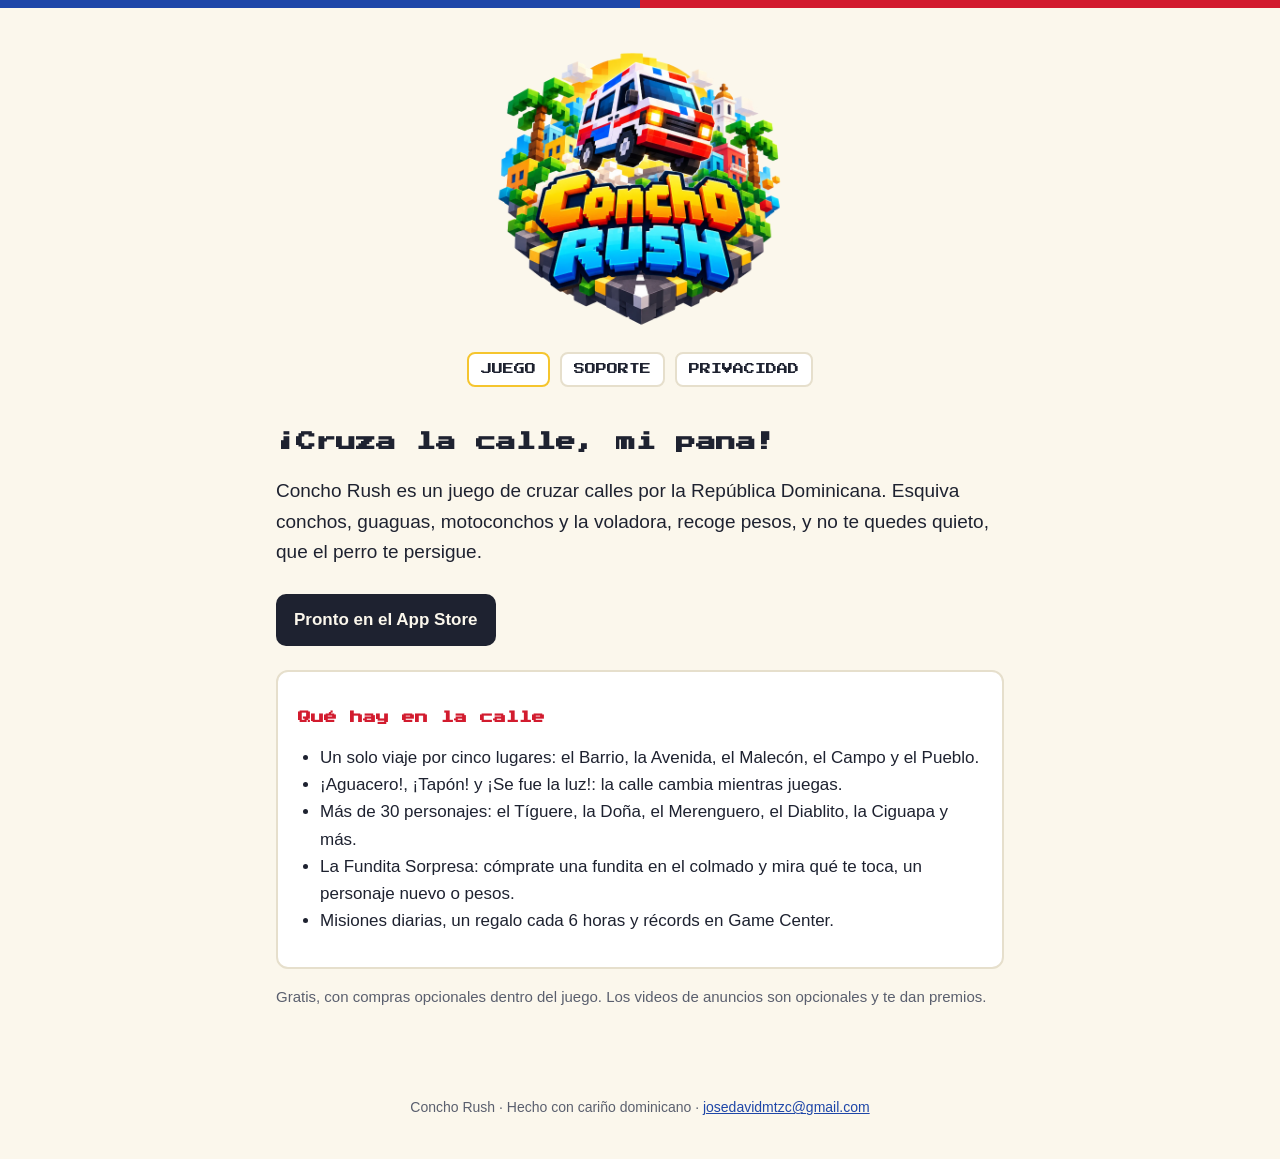
<file: index.html>
<!doctype html>
<html lang="es">
<head>
<meta charset="utf-8">
<meta name="viewport" content="width=device-width, initial-scale=1">
<title>Concho Rush</title>
<meta http-equiv="refresh" content="0; url=conchorush/">
<link rel="canonical" href="conchorush/">
</head>
<body style="background:#fbf7ec;font-family:sans-serif;padding:16px"><a href="conchorush/">Concho Rush</a></body>
</html>
</file>
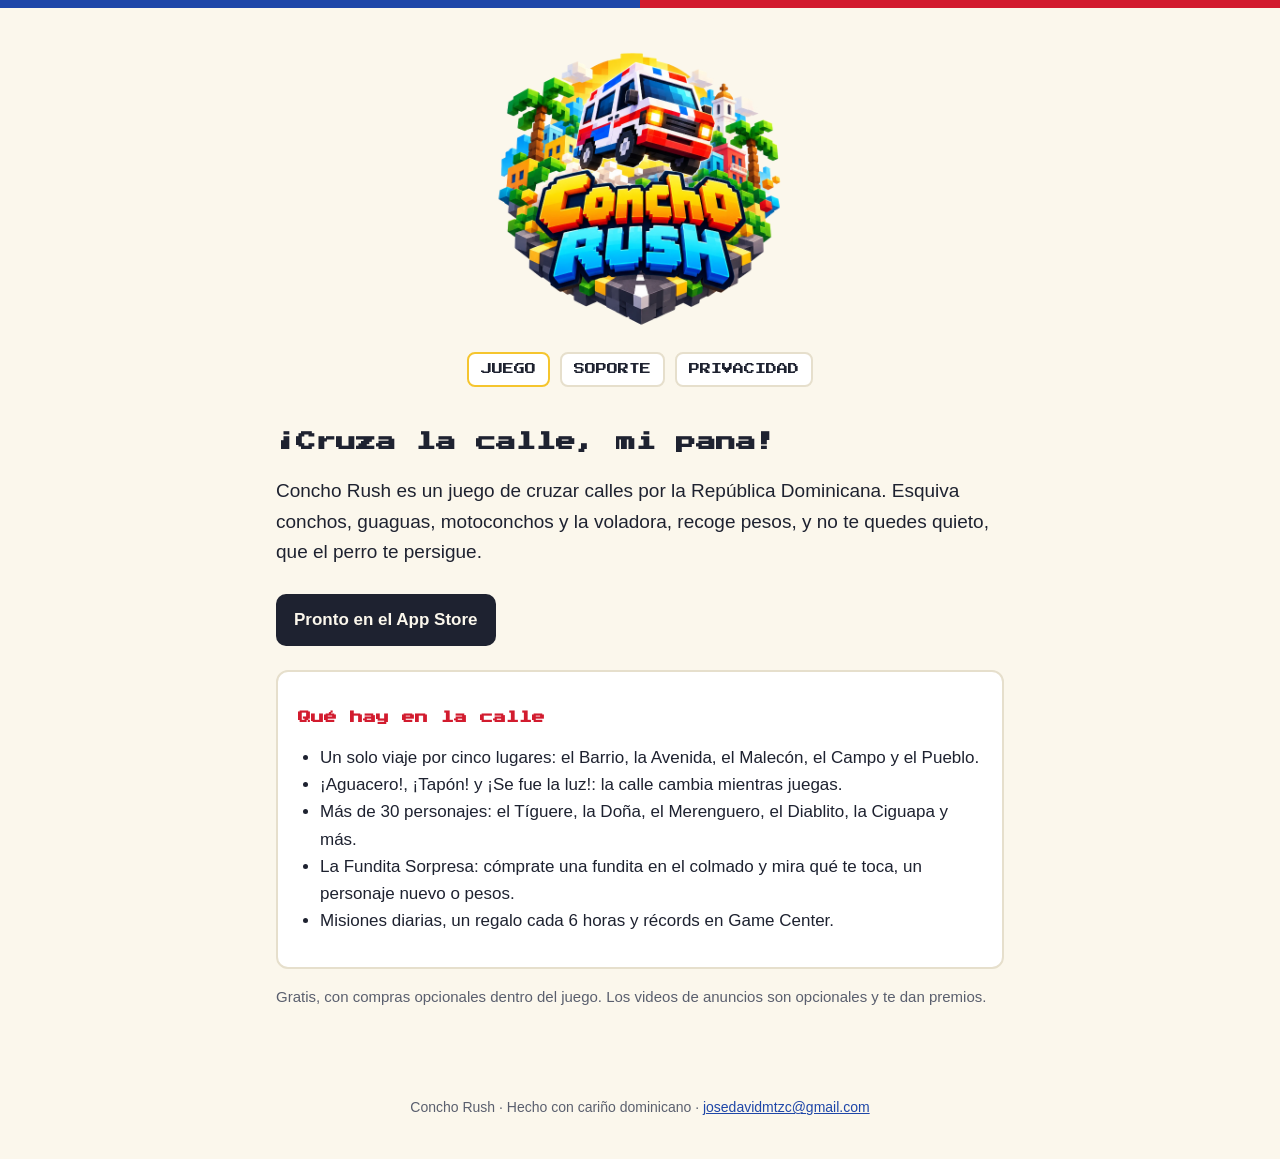
<file: conchorush/index.html>
<!doctype html>
<html lang="es">
<head>
<meta charset="utf-8">
<meta name="viewport" content="width=device-width, initial-scale=1">
<link rel="icon" href="icon.png">
<link rel="preconnect" href="https://fonts.googleapis.com">
<link href="https://fonts.googleapis.com/css2?family=Press+Start+2P&display=swap" rel="stylesheet">
<link rel="stylesheet" href="style.css">
<title>Concho Rush</title>
<meta name="description" content="Cruza las calles de la República Dominicana: esquiva conchos, guaguas y motoconchos, recoge pesos y que no te agarre el perro.">
</head>
<body>
<div class="flag"></div>
<header><a href="./"><img src="logo.png" alt="Concho Rush"></a></header>
<nav>
  <a href="./" aria-current="page">JUEGO</a>
  <a href="soporte.html">SOPORTE</a>
  <a href="privacidad.html">PRIVACIDAD</a>
</nav>
<main>
  <h1>¡Cruza la calle, mi pana!</h1>
  <p class="lead">Concho Rush es un juego de cruzar calles por la República Dominicana. Esquiva conchos, guaguas, motoconchos y la voladora, recoge pesos, y no te quedes quieto, que el perro te persigue.</p>
  <a class="badge" href="#">Pronto en el App Store</a>
  <div class="card">
    <h2>Qué hay en la calle</h2>
    <ul>
      <li>Un solo viaje por cinco lugares: el Barrio, la Avenida, el Malecón, el Campo y el Pueblo.</li>
      <li>¡Aguacero!, ¡Tapón! y ¡Se fue la luz!: la calle cambia mientras juegas.</li>
      <li>Más de 30 personajes: el Tíguere, la Doña, el Merenguero, el Diablito, la Ciguapa y más.</li>
      <li>La Fundita Sorpresa: cómprate una fundita en el colmado y mira qué te toca, un personaje nuevo o pesos.</li>
      <li>Misiones diarias, un regalo cada 6 horas y récords en Game Center.</li>
    </ul>
  </div>
  <p class="muted">Gratis, con compras opcionales dentro del juego. Los videos de anuncios son opcionales y te dan premios.</p>
</main>
<footer>Concho Rush · Hecho con cariño dominicano · <a href="mailto:josedavidmtzc@gmail.com">josedavidmtzc@gmail.com</a></footer>
</body>
</html>
</file>
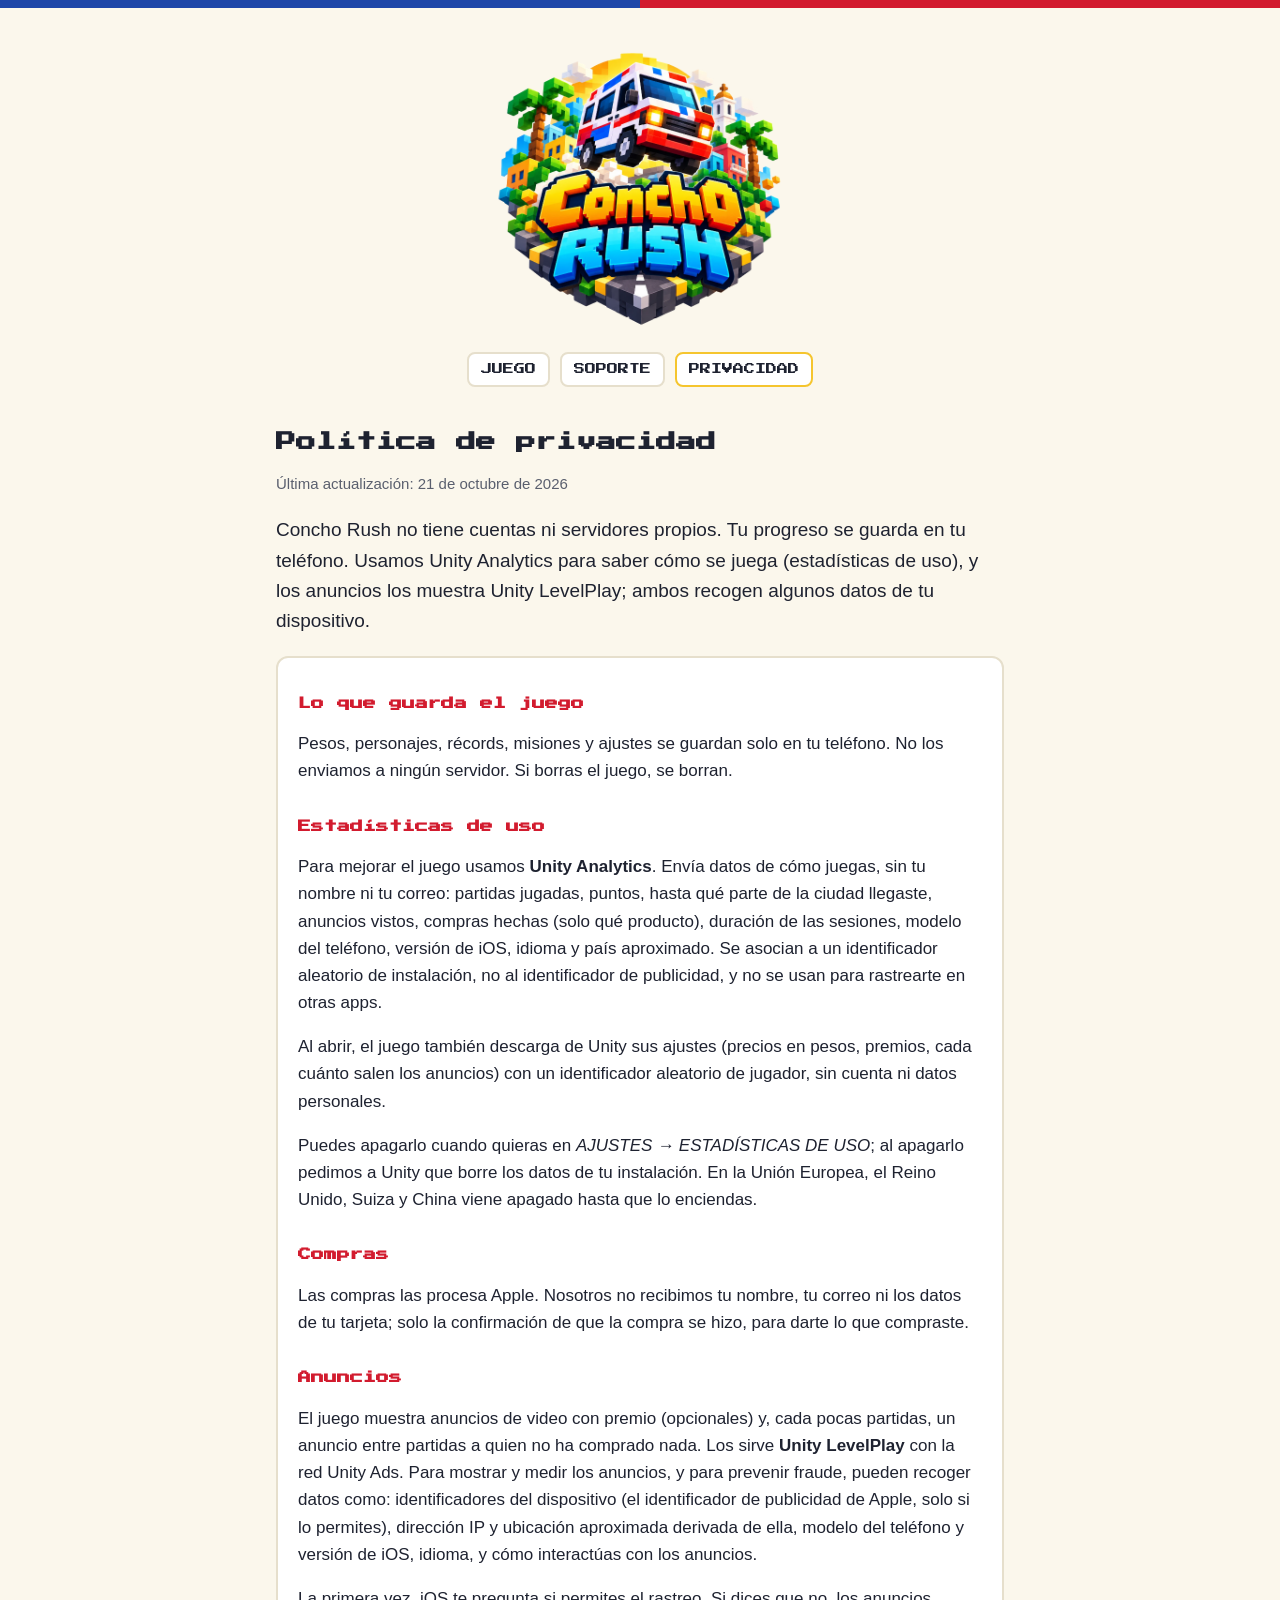
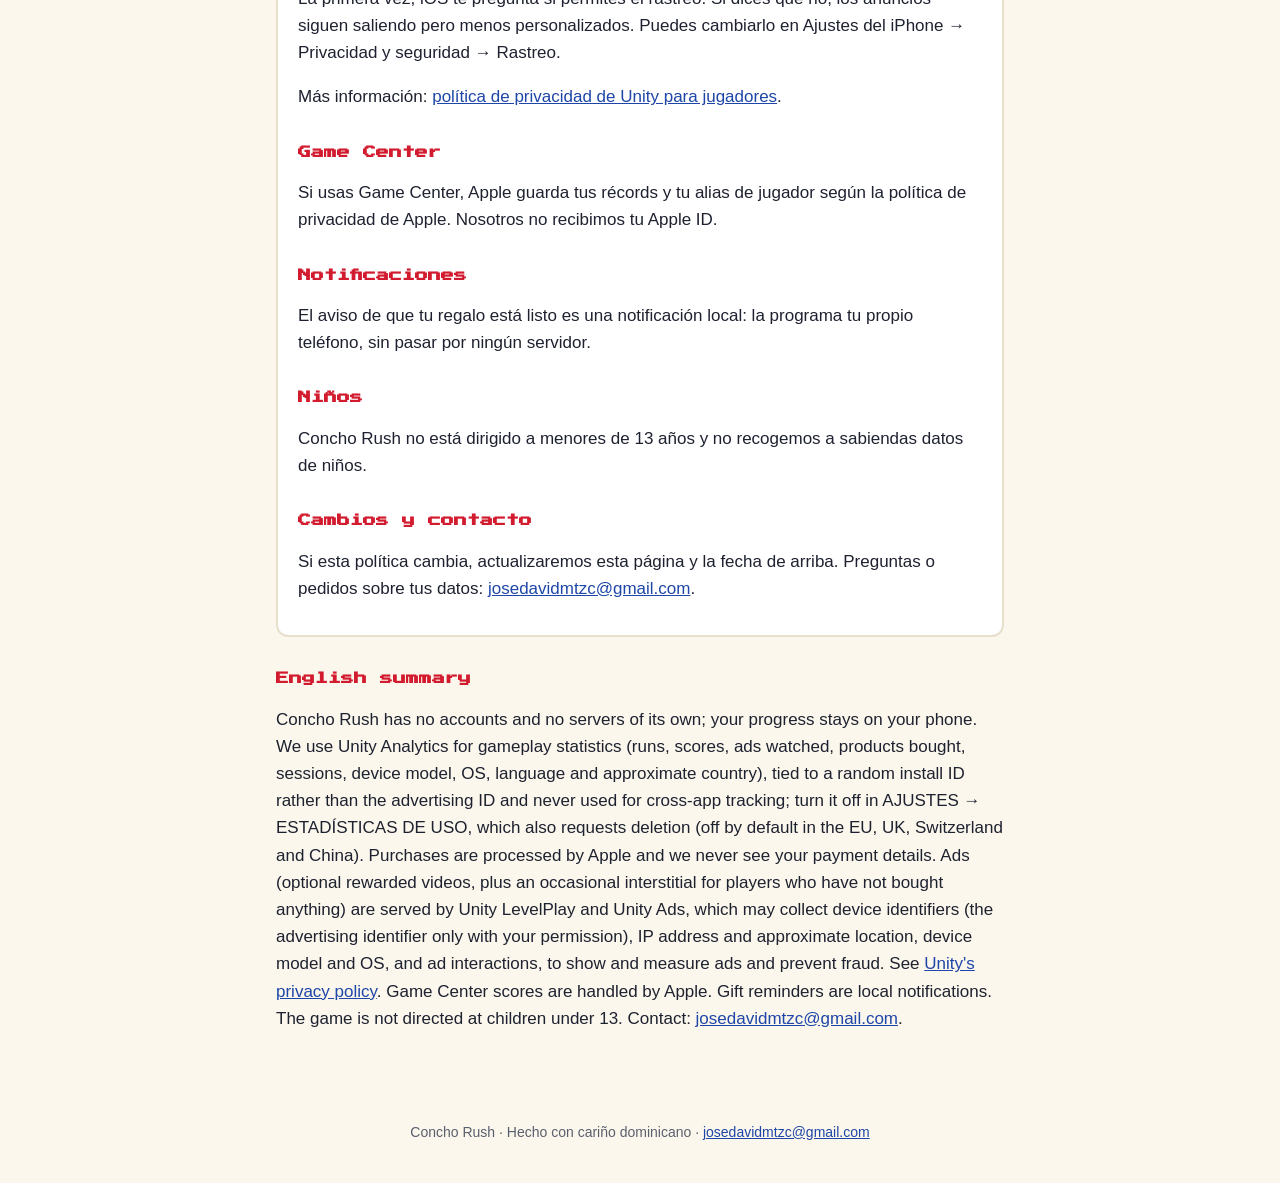
<file: conchorush/privacidad.html>
<!doctype html>
<html lang="es">
<head>
<meta charset="utf-8">
<meta name="viewport" content="width=device-width, initial-scale=1">
<link rel="icon" href="icon.png">
<link rel="preconnect" href="https://fonts.googleapis.com">
<link href="https://fonts.googleapis.com/css2?family=Press+Start+2P&display=swap" rel="stylesheet">
<link rel="stylesheet" href="style.css">
<title>Privacidad · Concho Rush</title>
</head>
<body>
<div class="flag"></div>
<header><a href="./"><img src="logo.png" alt="Concho Rush"></a></header>
<nav>
  <a href="./">JUEGO</a>
  <a href="soporte.html">SOPORTE</a>
  <a href="privacidad.html" aria-current="page">PRIVACIDAD</a>
</nav>
<main>
  <h1>Política de privacidad</h1>
  <p class="muted">Última actualización: 21 de octubre de 2026</p>
  <p class="lead">Concho Rush no tiene cuentas ni servidores propios. Tu progreso se guarda en tu teléfono. Usamos Unity Analytics para saber cómo se juega (estadísticas de uso), y los anuncios los muestra Unity LevelPlay; ambos recogen algunos datos de tu dispositivo.</p>

  <div class="card">
    <h2>Lo que guarda el juego</h2>
    <p>Pesos, personajes, récords, misiones y ajustes se guardan solo en tu teléfono. No los enviamos a ningún servidor. Si borras el juego, se borran.</p>

    <h2>Estadísticas de uso</h2>
    <p>Para mejorar el juego usamos <strong>Unity Analytics</strong>. Envía datos de cómo juegas, sin tu nombre ni tu correo: partidas jugadas, puntos, hasta qué parte de la ciudad llegaste, anuncios vistos, compras hechas (solo qué producto), duración de las sesiones, modelo del teléfono, versión de iOS, idioma y país aproximado. Se asocian a un identificador aleatorio de instalación, no al identificador de publicidad, y no se usan para rastrearte en otras apps.</p>
    <p>Al abrir, el juego también descarga de Unity sus ajustes (precios en pesos, premios, cada cuánto salen los anuncios) con un identificador aleatorio de jugador, sin cuenta ni datos personales.</p>
    <p>Puedes apagarlo cuando quieras en <em>AJUSTES → ESTADÍSTICAS DE USO</em>; al apagarlo pedimos a Unity que borre los datos de tu instalación. En la Unión Europea, el Reino Unido, Suiza y China viene apagado hasta que lo enciendas.</p>

    <h2>Compras</h2>
    <p>Las compras las procesa Apple. Nosotros no recibimos tu nombre, tu correo ni los datos de tu tarjeta; solo la confirmación de que la compra se hizo, para darte lo que compraste.</p>

    <h2>Anuncios</h2>
    <p>El juego muestra anuncios de video con premio (opcionales) y, cada pocas partidas, un anuncio entre partidas a quien no ha comprado nada. Los sirve <strong>Unity LevelPlay</strong> con la red Unity Ads. Para mostrar y medir los anuncios, y para prevenir fraude, pueden recoger datos como: identificadores del dispositivo (el identificador de publicidad de Apple, solo si lo permites), dirección IP y ubicación aproximada derivada de ella, modelo del teléfono y versión de iOS, idioma, y cómo interactúas con los anuncios.</p>
    <p>La primera vez, iOS te pregunta si permites el rastreo. Si dices que no, los anuncios siguen saliendo pero menos personalizados. Puedes cambiarlo en Ajustes del iPhone → Privacidad y seguridad → Rastreo.</p>
    <p>Más información: <a href="https://unity.com/legal/game-player-and-app-user-privacy-policy">política de privacidad de Unity para jugadores</a>.</p>

    <h2>Game Center</h2>
    <p>Si usas Game Center, Apple guarda tus récords y tu alias de jugador según la política de privacidad de Apple. Nosotros no recibimos tu Apple ID.</p>

    <h2>Notificaciones</h2>
    <p>El aviso de que tu regalo está listo es una notificación local: la programa tu propio teléfono, sin pasar por ningún servidor.</p>

    <h2>Niños</h2>
    <p>Concho Rush no está dirigido a menores de 13 años y no recogemos a sabiendas datos de niños.</p>

    <h2>Cambios y contacto</h2>
    <p>Si esta política cambia, actualizaremos esta página y la fecha de arriba. Preguntas o pedidos sobre tus datos: <a href="mailto:josedavidmtzc@gmail.com?subject=Privacidad%20Concho%20Rush">josedavidmtzc@gmail.com</a>.</p>
  </div>

  <h2>English summary</h2>
  <p>Concho Rush has no accounts and no servers of its own; your progress stays on your phone. We use Unity Analytics for gameplay statistics (runs, scores, ads watched, products bought, sessions, device model, OS, language and approximate country), tied to a random install ID rather than the advertising ID and never used for cross-app tracking; turn it off in AJUSTES → ESTADÍSTICAS DE USO, which also requests deletion (off by default in the EU, UK, Switzerland and China). Purchases are processed by Apple and we never see your payment details. Ads (optional rewarded videos, plus an occasional interstitial for players who have not bought anything) are served by Unity LevelPlay and Unity Ads, which may collect device identifiers (the advertising identifier only with your permission), IP address and approximate location, device model and OS, and ad interactions, to show and measure ads and prevent fraud. See <a href="https://unity.com/legal/game-player-and-app-user-privacy-policy">Unity's privacy policy</a>. Game Center scores are handled by Apple. Gift reminders are local notifications. The game is not directed at children under 13. Contact: <a href="mailto:josedavidmtzc@gmail.com">josedavidmtzc@gmail.com</a>.</p>
</main>
<footer>Concho Rush · Hecho con cariño dominicano · <a href="mailto:josedavidmtzc@gmail.com">josedavidmtzc@gmail.com</a></footer>
</body>
</html>
</file>
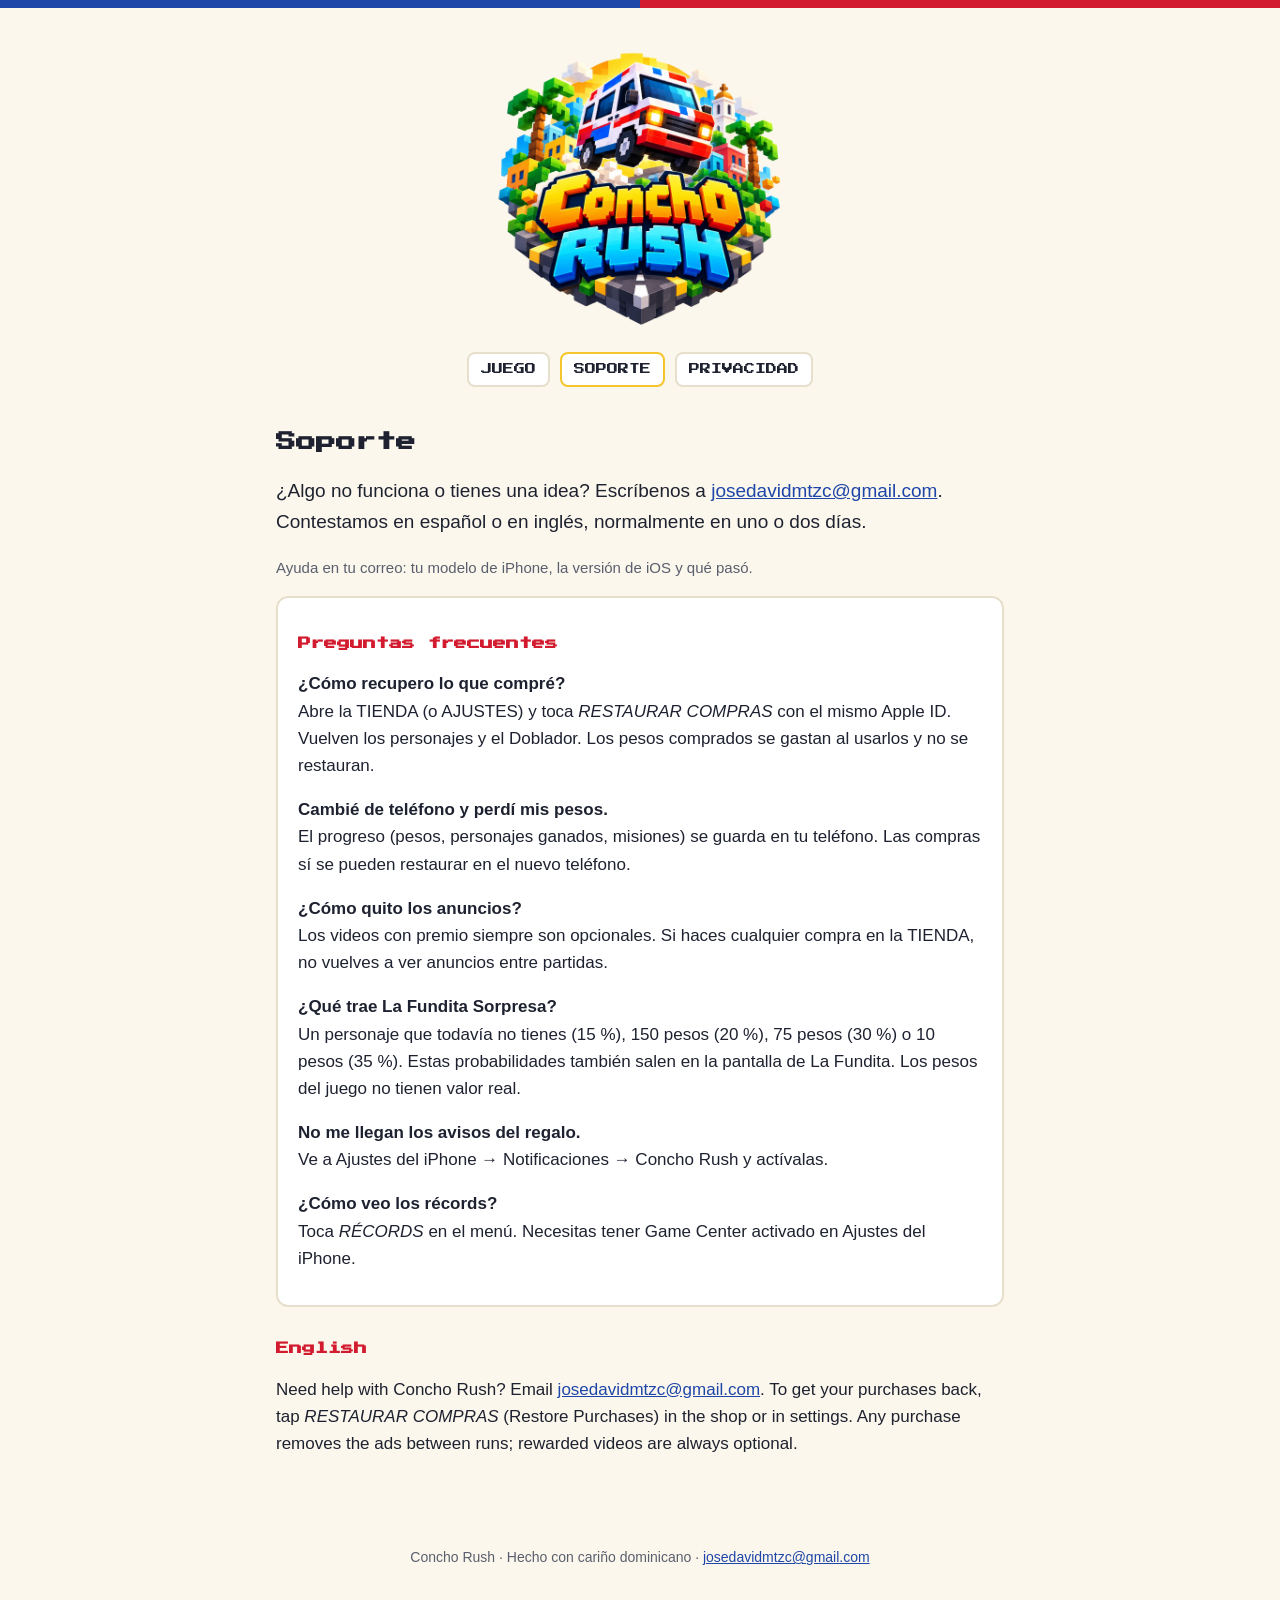
<file: conchorush/soporte.html>
<!doctype html>
<html lang="es">
<head>
<meta charset="utf-8">
<meta name="viewport" content="width=device-width, initial-scale=1">
<link rel="icon" href="icon.png">
<link rel="preconnect" href="https://fonts.googleapis.com">
<link href="https://fonts.googleapis.com/css2?family=Press+Start+2P&display=swap" rel="stylesheet">
<link rel="stylesheet" href="style.css">
<title>Soporte · Concho Rush</title>
</head>
<body>
<div class="flag"></div>
<header><a href="./"><img src="logo.png" alt="Concho Rush"></a></header>
<nav>
  <a href="./">JUEGO</a>
  <a href="soporte.html" aria-current="page">SOPORTE</a>
  <a href="privacidad.html">PRIVACIDAD</a>
</nav>
<main>
  <h1>Soporte</h1>
  <p class="lead">¿Algo no funciona o tienes una idea? Escríbenos a <a href="mailto:josedavidmtzc@gmail.com?subject=Concho%20Rush">josedavidmtzc@gmail.com</a>. Contestamos en español o en inglés, normalmente en uno o dos días.</p>
  <p class="muted">Ayuda en tu correo: tu modelo de iPhone, la versión de iOS y qué pasó.</p>

  <div class="card">
    <h2>Preguntas frecuentes</h2>
    <p><strong>¿Cómo recupero lo que compré?</strong><br>
    Abre la TIENDA (o AJUSTES) y toca <em>RESTAURAR COMPRAS</em> con el mismo Apple ID. Vuelven los personajes y el Doblador. Los pesos comprados se gastan al usarlos y no se restauran.</p>
    <p><strong>Cambié de teléfono y perdí mis pesos.</strong><br>
    El progreso (pesos, personajes ganados, misiones) se guarda en tu teléfono. Las compras sí se pueden restaurar en el nuevo teléfono.</p>
    <p><strong>¿Cómo quito los anuncios?</strong><br>
    Los videos con premio siempre son opcionales. Si haces cualquier compra en la TIENDA, no vuelves a ver anuncios entre partidas.</p>
    <p><strong>¿Qué trae La Fundita Sorpresa?</strong><br>
    Un personaje que todavía no tienes (15 %), 150 pesos (20 %), 75 pesos (30 %) o 10 pesos (35 %). Estas probabilidades también salen en la pantalla de La Fundita. Los pesos del juego no tienen valor real.</p>
    <p><strong>No me llegan los avisos del regalo.</strong><br>
    Ve a Ajustes del iPhone → Notificaciones → Concho Rush y actívalas.</p>
    <p><strong>¿Cómo veo los récords?</strong><br>
    Toca <em>RÉCORDS</em> en el menú. Necesitas tener Game Center activado en Ajustes del iPhone.</p>
  </div>

  <h2>English</h2>
  <p>Need help with Concho Rush? Email <a href="mailto:josedavidmtzc@gmail.com?subject=Concho%20Rush">josedavidmtzc@gmail.com</a>. To get your purchases back, tap <em>RESTAURAR COMPRAS</em> (Restore Purchases) in the shop or in settings. Any purchase removes the ads between runs; rewarded videos are always optional.</p>
</main>
<footer>Concho Rush · Hecho con cariño dominicano · <a href="mailto:josedavidmtzc@gmail.com">josedavidmtzc@gmail.com</a></footer>
</body>
</html>
</file>
<file: conchorush/style.css>
:root {
  --bg: #fbf7ec;
  --ink: #1e2230;
  --muted: #5a5f6e;
  --card: #ffffff;
  --edge: #e6dfcc;
  --red: #d21b2e;
  --blue: #1e46a8;
  --gold: #f5c52e;
  --green: #2f9a57;
}
@media (prefers-color-scheme: dark) {
  :root { --bg: #14161c; --ink: #f1ede2; --muted: #a8acb8; --card: #1d2029; --edge: #2e323d; }
}
* { box-sizing: border-box; }
body {
  margin: 0;
  background: var(--bg);
  color: var(--ink);
  font: 17px/1.6 -apple-system, BlinkMacSystemFont, "Segoe UI", Roboto, sans-serif;
}
.flag { height: 8px; background: linear-gradient(90deg, var(--blue) 0 50%, var(--red) 50% 100%); }
header { text-align: center; padding: 28px 16px 8px; }
header a { text-decoration: none; }
header img { width: min(300px, 70vw); height: auto; }
nav { display: flex; justify-content: center; gap: 10px; flex-wrap: wrap; padding: 0 16px 8px; }
nav a {
  font: 11px/1 "Press Start 2P", monospace;
  color: var(--ink); text-decoration: none;
  padding: 10px 12px; border: 2px solid var(--edge); border-radius: 8px; background: var(--card);
}
nav a[aria-current] { border-color: var(--gold); }
main { max-width: 760px; margin: 0 auto; padding: 8px 16px 48px; }
h1, h2 { font-family: "Press Start 2P", monospace; line-height: 1.5; }
h1 { font-size: 20px; margin: 24px 0 8px; }
h2 { font-size: 13px; margin: 32px 0 8px; color: var(--red); }
@media (prefers-color-scheme: dark) { h2 { color: var(--gold); } }
.card { background: var(--card); border: 2px solid var(--edge); border-radius: 12px; padding: 4px 20px 16px; margin: 16px 0; }
.lead { font-size: 19px; }
.muted { color: var(--muted); font-size: 15px; }
.badge {
  display: inline-block; margin: 8px 0; padding: 12px 18px; border-radius: 10px;
  background: var(--ink); color: var(--bg); text-decoration: none; font-weight: 600;
}
a { color: var(--blue); }
@media (prefers-color-scheme: dark) { a { color: #8fb0ff; } }
ul { padding-left: 22px; }
footer { text-align: center; color: var(--muted); font-size: 14px; padding: 24px 16px 40px; }
</file>
